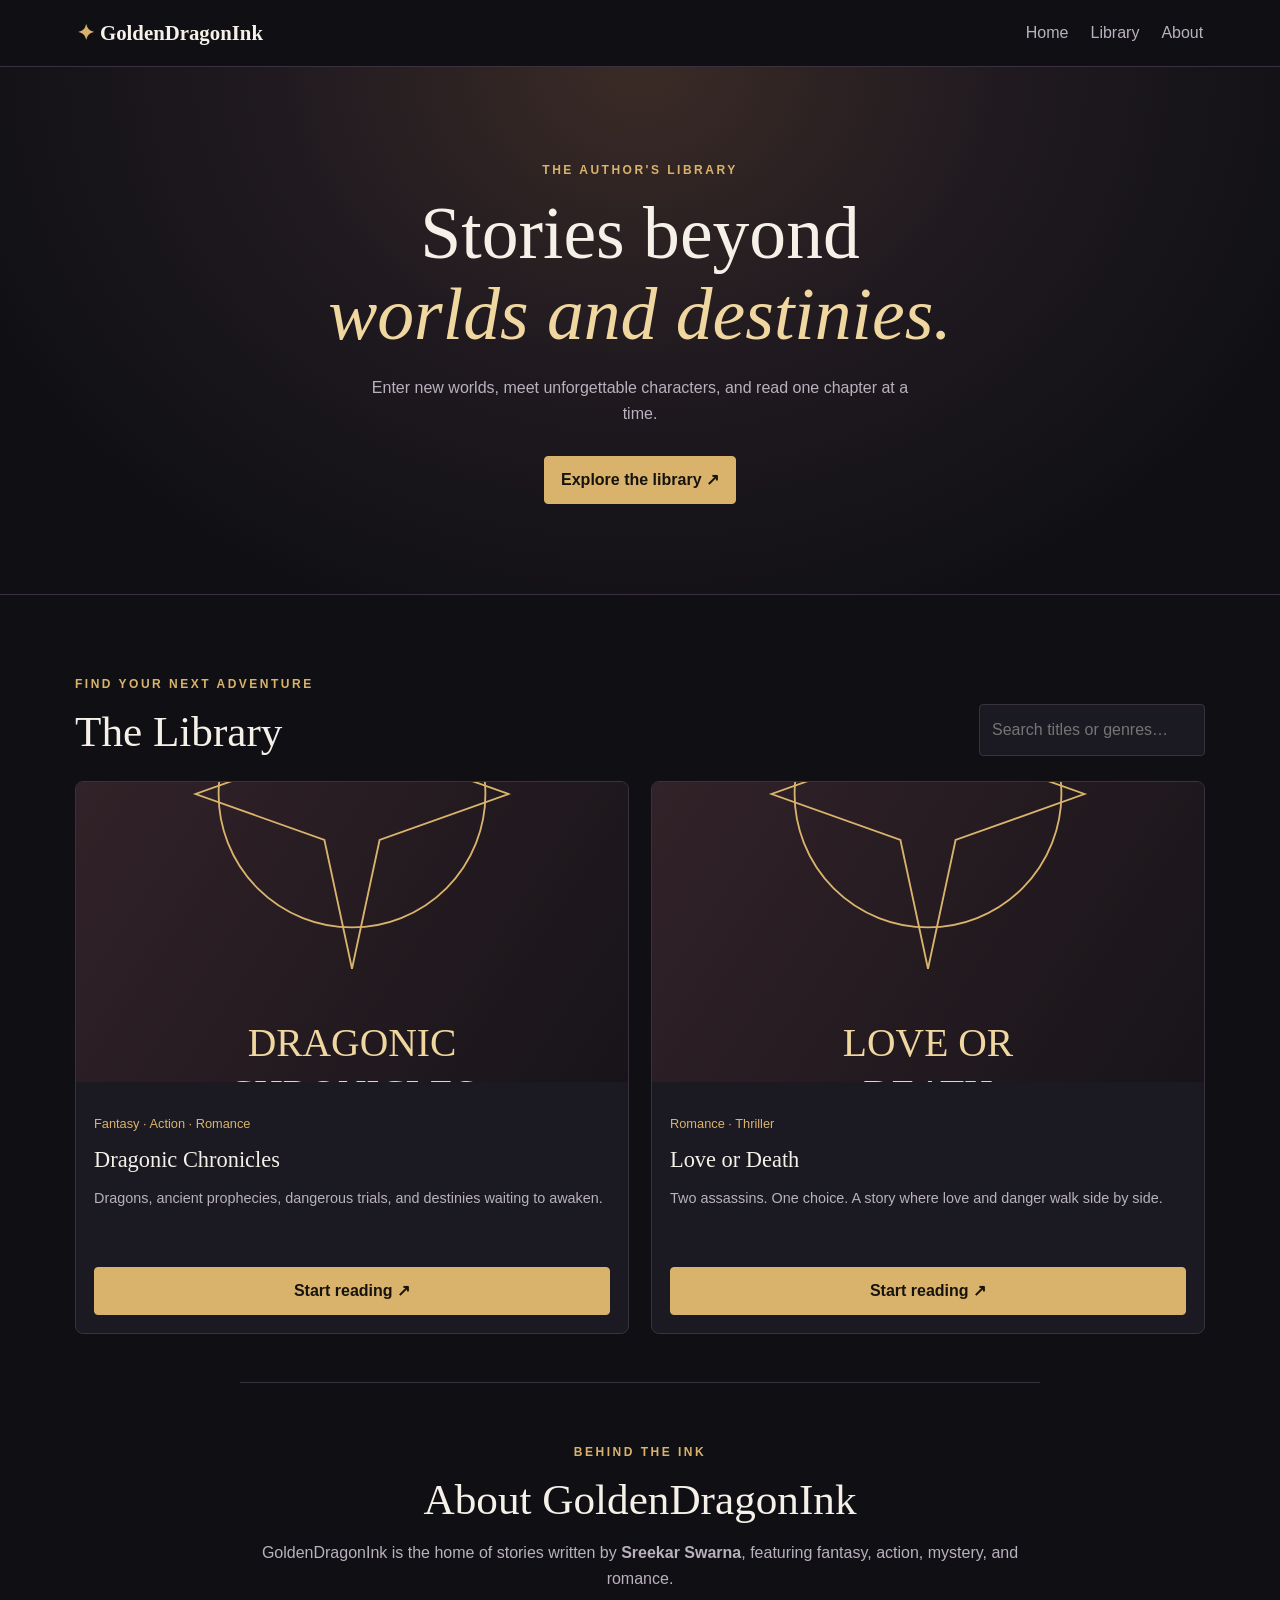
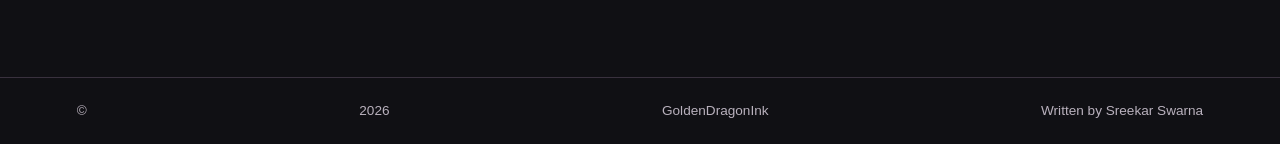
<file: GoldenDragonInk/index.html>
<!doctype html>
<html lang="en"><head><meta charset="utf-8"><meta name="viewport" content="width=device-width,initial-scale=1"><title>GoldenDragonInk | Sreekar Swarna</title><link rel="stylesheet" href="style.css"></head>
<body><header><a class="brand" href="index.html">✦ GoldenDragonInk</a><nav><a href="index.html">Home</a><a href="#library">Library</a><a href="#about">About</a></nav></header>
<section class="hero"><p class="eyebrow">THE AUTHOR'S LIBRARY</p><h1>Stories beyond<br><em>worlds and destinies.</em></h1><p>Enter new worlds, meet unforgettable characters, and read one chapter at a time.</p><a class="button" href="#library">Explore the library ↗</a></section>
<main><section id="continueSection" hidden><p class="eyebrow">PICK UP WHERE YOU LEFT OFF</p><h2>Continue reading</h2><div id="continueGrid" class="continue-grid"></div></section>
<section id="library"><div class="heading"><div><p class="eyebrow">FIND YOUR NEXT ADVENTURE</p><h2>The Library</h2></div><input id="bookSearch" type="search" placeholder="Search titles or genres…" aria-label="Search titles or genres"></div><div id="bookGrid" class="book-grid"></div><p id="emptyMessage" hidden>No books match that search.</p></section>
<section id="about" class="about"><p class="eyebrow">BEHIND THE INK</p><h2>About GoldenDragonInk</h2><p>GoldenDragonInk is the home of stories written by <strong>Sreekar Swarna</strong>, featuring fantasy, action, mystery, and romance.</p></section></main>
<footer>© <span id="year"></span> GoldenDragonInk <span>Written by Sreekar Swarna</span></footer><script src="books.js"></script><script src="script.js"></script></body></html>
</file>
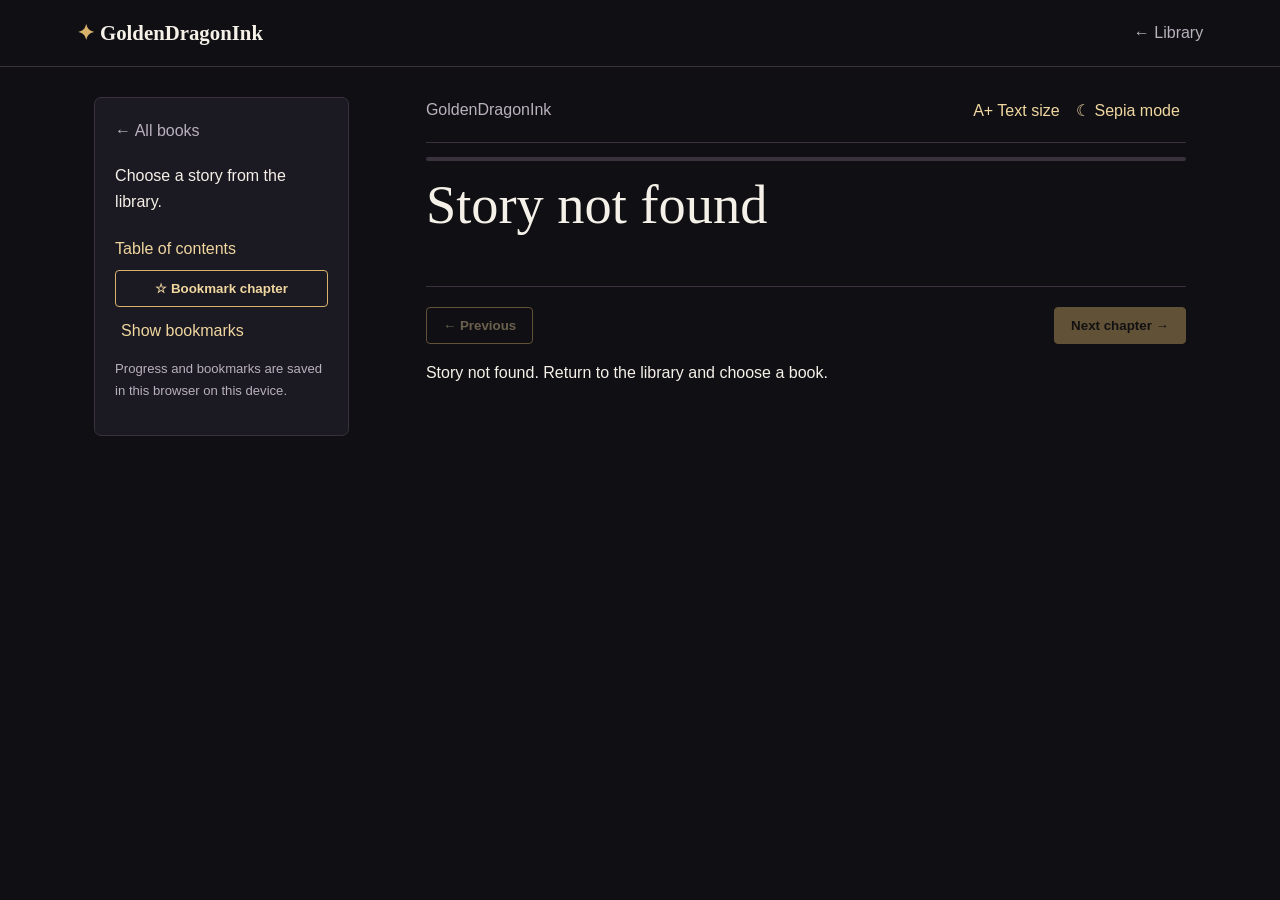
<file: GoldenDragonInk/reader.html>
<!doctype html>
<html lang="en"><head><meta charset="utf-8"><meta name="viewport" content="width=device-width,initial-scale=1"><title>Read | GoldenDragonInk</title><link rel="stylesheet" href="style.css"></head>
<body class="reader-page"><header><a class="brand" href="index.html">✦ GoldenDragonInk</a><nav><a href="index.html">← Library</a></nav></header>
<main class="reader-layout"><aside class="sidebar"><a href="index.html">← All books</a><div id="readerBookInfo"></div><label for="chapterSelect">Table of contents</label><select id="chapterSelect"></select><button id="bookmarkButton" class="outline full" type="button">☆ Bookmark chapter</button><button id="bookmarksToggle" class="text-button" type="button">Show bookmarks</button><div id="bookmarksPanel" hidden></div><p class="muted small">Progress and bookmarks are saved in this browser on this device.</p></aside>
<article class="reading"><div class="reading-top"><span id="readerBookTitle">GoldenDragonInk</span><div><button id="fontToggle" class="text-button" type="button">A+ Text size</button> <button id="themeToggle" class="text-button" type="button">☾ Sepia mode</button></div></div><div class="track"><div id="progressBar"></div></div><p id="progressLabel" class="muted small"></p><p id="chapterNumber" class="eyebrow"></p><h1 id="chapterTitle">Loading story…</h1><div id="chapterContent" class="chapter-content"></div><div class="controls"><button id="prevChapter" class="outline" type="button">← Previous</button><span id="chapterCounter"></span><button id="nextChapter" class="button" type="button">Next chapter →</button></div><p id="readerError" hidden>Story not found. Return to the library and choose a book.</p></article></main><script src="books.js"></script><script src="reader.js"></script></body></html>
</file>
<file: GoldenDragonInk/style.css>
:root{--bg:#101014;--panel:#1b1921;--text:#f5f0e8;--muted:#b9b1bd;--gold:#d9b36c;--light:#f0d7a0;--line:#39313e;--serif:Georgia,'Times New Roman',serif}*{box-sizing:border-box}html{scroll-behavior:smooth}body{margin:0;background:var(--bg);color:var(--text);font:16px/1.65 Arial,sans-serif}a{color:inherit}header{padding:20px clamp(20px,6vw,80px);display:flex;justify-content:space-between;align-items:center;gap:20px;border-bottom:1px solid var(--line)}.brand{font: bold 1.3rem var(--serif);text-decoration:none}.brand:first-letter{color:var(--gold)}nav{display:flex;gap:22px}nav a{color:var(--muted);text-decoration:none}.hero{text-align:center;padding:82px 20px 90px;background:radial-gradient(ellipse at top,#3b2b26,#201a20 40%,var(--bg) 80%);border-bottom:1px solid var(--line)}.eyebrow{color:var(--gold);letter-spacing:2.5px;font-size:.75rem;font-weight:bold}.hero h1{font:500 clamp(2.5rem,6vw,4.6rem)/1.1 var(--serif);margin:12px}.hero em{color:var(--light)}.hero p:not(.eyebrow){color:var(--muted);margin:20px auto 28px;max-width:560px}.button,.outline{display:inline-flex;justify-content:center;align-items:center;padding:10px 16px;border:1px solid var(--gold);border-radius:4px;background:var(--gold);color:#17130e;text-decoration:none;font-weight:bold;cursor:pointer}.outline{background:transparent;color:var(--light)}.text-button{background:transparent;border:0;color:var(--light);cursor:pointer;font:inherit}main{max-width:1180px;margin:auto;padding:20px 25px}section[id]{scroll-margin-top:20px}#library,#continueSection,#about{padding:48px 0}.heading{display:flex;justify-content:space-between;align-items:end;gap:20px;margin-bottom:25px}h2{font:500 clamp(2rem,4vw,2.7rem) var(--serif);margin:0}input,select{background:var(--panel);border:1px solid var(--line);border-radius:4px;color:var(--text);padding:12px;font:inherit}.book-grid{display:grid;grid-template-columns:repeat(auto-fit,minmax(220px,1fr));gap:22px}.book-card{background:var(--panel);border:1px solid var(--line);border-radius:8px;overflow:hidden}.cover{width:100%;height:300px;object-fit:cover;display:block}.cover-fallback{height:300px;display:grid;place-items:center;text-align:center;padding:20px;background:linear-gradient(140deg,#4b302d,#17171e);color:var(--light);font:1.5rem var(--serif)}.book-info{padding:18px}.book-info h3{font:1.4rem var(--serif);margin:0}.meta{color:var(--gold);font-size:.8rem}.description{color:var(--muted);min-height:65px;font-size:.9rem}.book-info .button{width:100%}.about{text-align:center;border-top:1px solid var(--line);max-width:800px;margin:auto}.about p:last-child{color:var(--muted)}footer{border-top:1px solid var(--line);padding:22px clamp(20px,6vw,80px);display:flex;justify-content:space-between;color:var(--muted);font-size:.85rem}.continue-grid{display:grid;grid-template-columns:repeat(auto-fit,minmax(250px,1fr));gap:16px}.continue-card{background:var(--panel);border:1px solid var(--line);border-radius:7px;padding:18px}.continue-card h3{font:1.3rem var(--serif);margin:0}.continue-card p{color:var(--muted);font-size:.9rem}.mini-track,.track{height:4px;background:var(--line);overflow:hidden;border-radius:6px}.mini-track span,#progressBar{display:block;height:100%;background:var(--gold)}.reader-layout{max-width:1250px;margin:auto;padding:30px 24px 70px;display:grid;grid-template-columns:255px minmax(0,760px);gap:clamp(28px,6vw,80px);justify-content:center}.sidebar{align-self:start;position:sticky;top:18px;background:var(--panel);border:1px solid var(--line);border-radius:7px;padding:20px}.sidebar>a{display:inline-block;color:var(--muted);text-decoration:none;margin-bottom:18px}.sidebar-cover{width:100%;max-height:220px;object-fit:cover;margin-bottom:12px}.sidebar h2{font-size:1.5rem}.muted{color:var(--muted)}.small{font-size:.82rem}.sidebar label{display:block;margin:20px 0 8px;color:var(--light)}#chapterSelect{width:100%;margin-bottom:12px}.full{width:100%;margin-bottom:10px}#bookmarksPanel{padding:10px 0}.bookmark-item{display:block;width:100%;text-align:left;background:none;border:0;color:var(--text);padding:8px 0;cursor:pointer}.reading{min-width:0}.reading-top{display:flex;justify-content:space-between;gap:12px;flex-wrap:wrap;color:var(--muted);border-bottom:1px solid var(--line);padding-bottom:16px}.track{margin-top:14px}#progressBar{width:0}.progress-label{text-align:right}.reading h1{font:500 clamp(2.2rem,5vw,3.4rem)/1.15 var(--serif);margin:0 0 30px}.chapter-content{font:1.12rem/1.95 var(--serif);color:#e9e1d8}.chapter-content p{margin:0 0 1.4em}.controls{margin-top:50px;padding-top:20px;border-top:1px solid var(--line);display:flex;align-items:center;justify-content:space-between;gap:10px}.controls button:disabled{opacity:.4;cursor:not-allowed}#chapterCounter{color:var(--muted);font-size:.85rem}.reader-page.sepia{--bg:#f0e5ce;--panel:#e6d8bd;--text:#2f261b;--muted:#6e604f;--gold:#967039;--light:#6d4c20;--line:#cbb998}.reader-page.sepia .chapter-content{color:#352a1d}.reader-page.sepia header{background:var(--bg)}.reader-page.sepia select{background:#f8efde;color:#2f261b}@media(max-width:760px){header{align-items:flex-start;flex-direction:column}nav{gap:16px}.heading{align-items:stretch;flex-direction:column}.reader-layout{grid-template-columns:1fr;padding:18px}.sidebar{position:static}.reading-top{flex-direction:column}.controls{flex-wrap:wrap}footer{flex-direction:column}}
</file>
